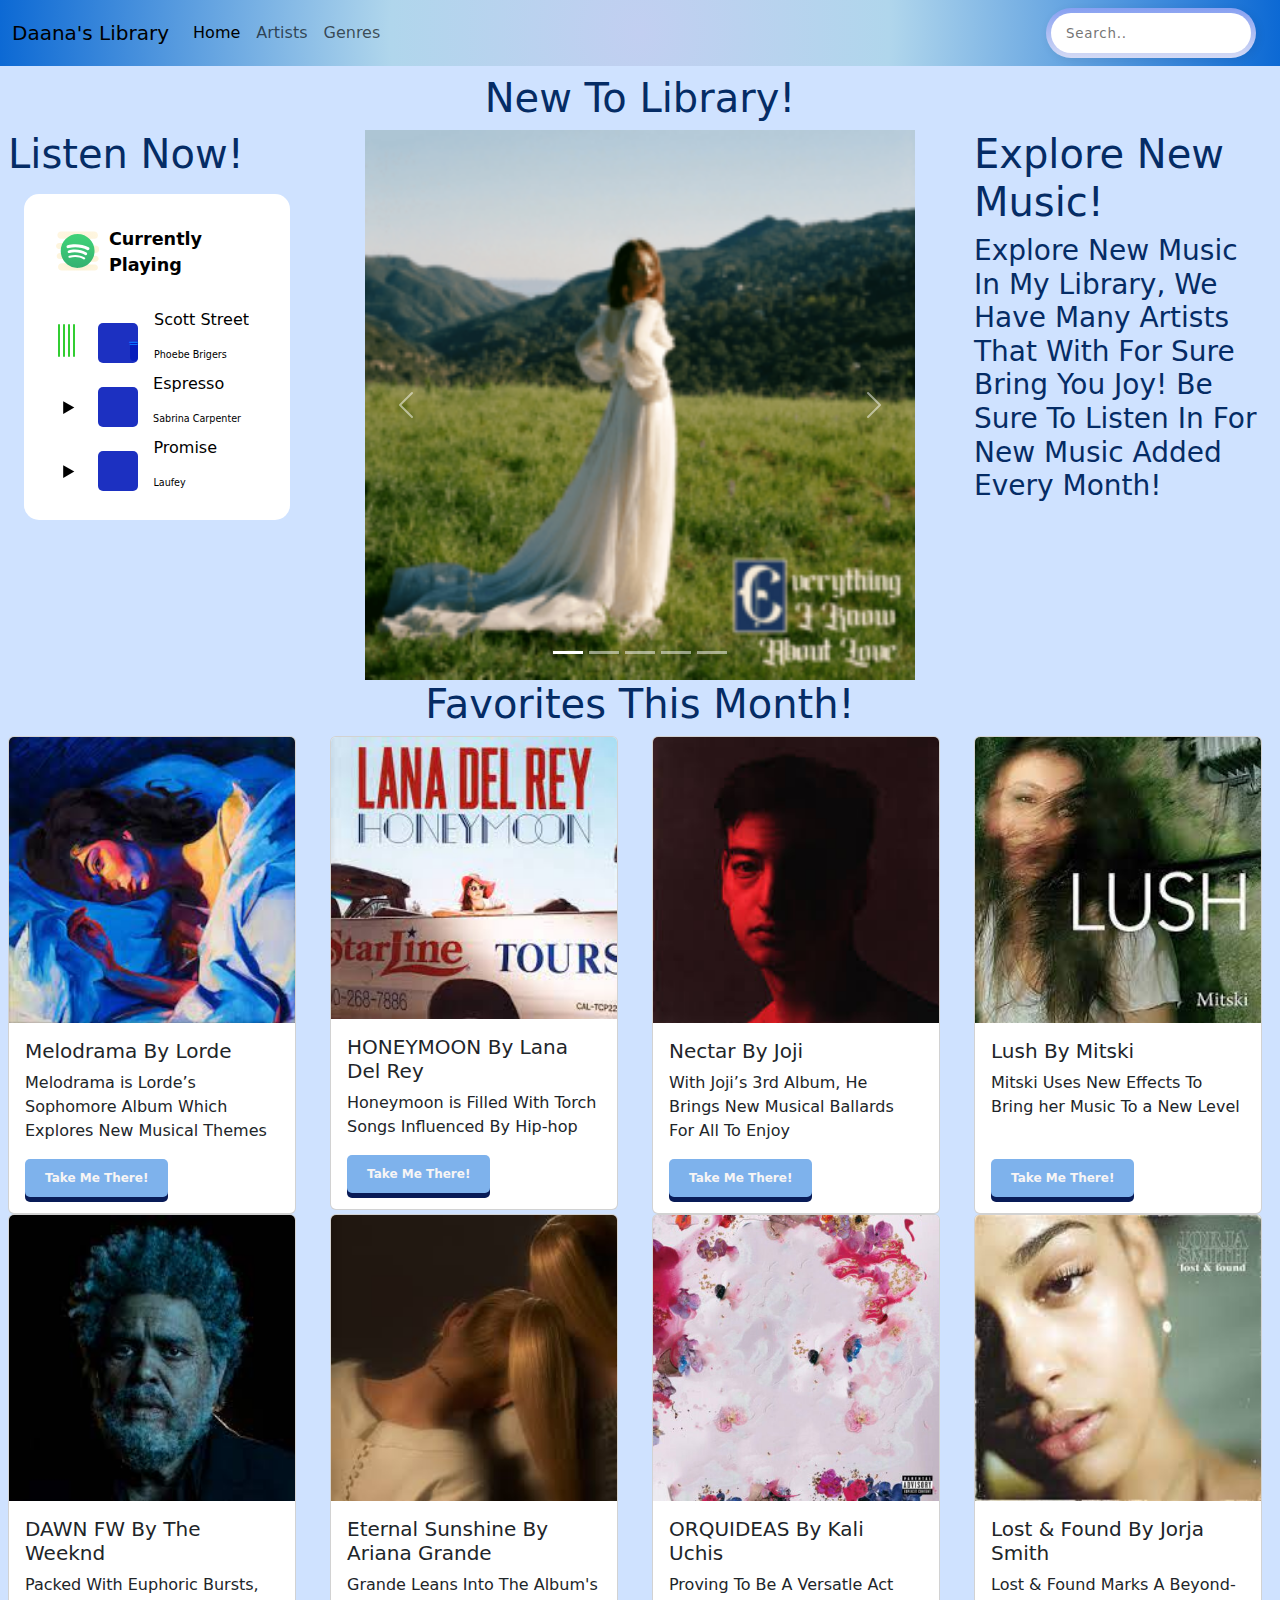
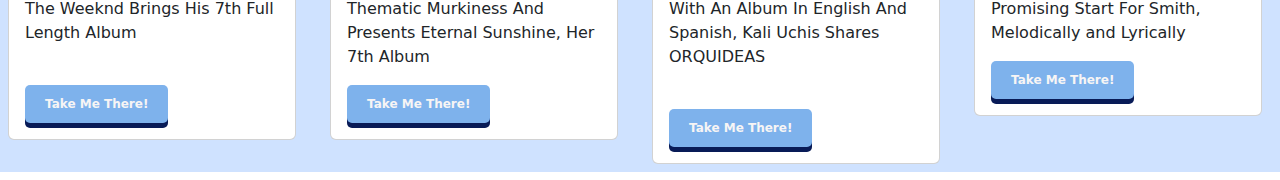
<file: index.html>
<!doctype html>
<html lang="en">
  <head>
    <meta charset="utf-8">
    <meta name="viewport" content="width=device-width, initial-scale=1">
    <title>Bootstrap demo</title>
    <link rel="preconnect" href="https://fonts.googleapis.com">
<link rel="preconnect" href="https://fonts.gstatic.com" crossorigin>
<link href="https://fonts.googleapis.com/css2?family=Mate+SC&display=swap" rel="stylesheet">
    <link href="https://cdn.jsdelivr.net/npm/bootstrap@5.3.3/dist/css/bootstrap.min.css" rel="stylesheet" integrity="sha384-QWTKZyjpPEjISv5WaRU9OFeRpok6YctnYmDr5pNlyT2bRjXh0JMhjY6hW+ALEwIH" crossorigin="anonymous">
    <link rel="stylesheet" href="css/style.css">
  </head>
  <body>
   
    <nav class="navbar navbar-expand-lg bg-body-tertiary bg-gradiant">
        <div class="container-fluid">
          <a class="navbar-brand" href="#">Daana's Library</a>
          <button class="navbar-toggler" type="button" data-bs-toggle="collapse" data-bs-target="#navbarText" aria-controls="navbarText" aria-expanded="false" aria-label="Toggle navigation">
            <span class="navbar-toggler-icon"></span>
          </button>
          <div class="collapse navbar-collapse" id="navbarText">
            <ul class="navbar-nav me-auto mb-2 mb-lg-0">
              <li class="nav-item">
                <a class="nav-link active" aria-current="page" href="#">Home</a>
              </li>
              <li class="nav-item">
                <a class="nav-link" href="art.html">Artists</a>
              </li>
              <li class="nav-item">
                <a class="nav-link" href="Genre.html">Genres</a>
              </li>
            </ul>
           <div class="Search">
              <div class="container-fluid">
                <div class="InputContainer">
                  <input placeholder="Search.." id="input" class="input" name="text" type="text">
                </div>
              </div>
            </div>
    </nav>
    <!-- carsousel -->
    <div class="bg-success p-2 mb-2 bg-primary-subtle text-primary-emphasis">
    
    <h1 class="text-center">New To Library!</h1>

  <div class="row">
    <div class="col-3">
      <h1>Listen Now!</h1>
      <div class="main">
        <div class="currentplaying">
          <svg height="50px" width="50px" viewBox="0 0 64 64" xmlns="http://www.w3.org/2000/svg" class="spotify"><radialGradient gradientUnits="userSpaceOnUse" gradientTransform="translate(0 -534)" r="43.888" cy="572.064" cx="33.34" id="ipdIa4~cOclR8yt_ClW93a"><stop stop-color="#f4e9c3" offset="0"></stop><stop stop-color="#f8eecd" offset=".219"></stop><stop stop-color="#fdf4dc" offset=".644"></stop><stop stop-color="#fff6e1" offset="1"></stop></radialGradient><path d="M51.03,37.34c0.16,0.98,1.08,1.66,2.08,1.66h5.39c2.63,0,4.75,2.28,4.48,4.96	C62.74,46.3,60.64,48,58.29,48H49c-1.22,0-2.18,1.08-1.97,2.34c0.16,0.98,1.08,1.66,2.08,1.66h8.39c1.24,0,2.37,0.5,3.18,1.32	C61.5,54.13,62,55.26,62,56.5c0,2.49-2.01,4.5-4.5,4.5h-49c-1.52,0-2.9-0.62-3.89-1.61C3.62,58.4,3,57.02,3,55.5	C3,52.46,5.46,50,8.5,50H14c1.22,0,2.18-1.08,1.97-2.34C15.81,46.68,14.89,44,13.89,44H5.5c-2.63,0-4.75-2.28-4.48-4.96	C1.26,36.7,3.36,35,5.71,35H8c1.71,0,3.09-1.43,3-3.16C10.91,30.22,9.45,29,7.83,29H4.5c-2.63,0-4.75-2.28-4.48-4.96	C0.26,21.7,2.37,20,4.71,20H20c0.83,0,1.58-0.34,2.12-0.88C22.66,18.58,23,17.83,23,17c0-1.66-1.34-3-3-3h-1.18	c-0.62-0.09-1.43,0-2.32,0h-9c-1.52,0-2.9-0.62-3.89-1.61S2,10.02,2,8.5C2,5.46,4.46,3,7.5,3h49c3.21,0,5.8,2.79,5.47,6.06	C61.68,11.92,60.11,14,57.24,14H52c-2.76,0-5,2.24-5,5c0,1.38,0.56,2.63,1.46,3.54C49.37,23.44,50.62,24,52,24h6.5	c3.21,0,5.8,2.79,5.47,6.06C63.68,32.92,61.11,35,58.24,35H53C51.78,35,50.82,36.08,51.03,37.34z" fill="url(#ipdIa4~cOclR8yt_ClW93a)"></path><linearGradient gradientUnits="userSpaceOnUse" gradientTransform="translate(0 -534)" y2="590.253" y1="530.096" x2="32" x1="32" id="ipdIa4~cOclR8yt_ClW93b"><stop stop-color="#42d778" offset="0"></stop><stop stop-color="#3dca76" offset=".428"></stop><stop stop-color="#34b171" offset="1"></stop></linearGradient><path d="M57,32c0,12.837-9.663,23.404-22.115,24.837C33.942,56.942,32.971,57,32,57	c-1.644,0-3.25-0.163-4.808-0.471C15.683,54.298,7,44.163,7,32C7,18.192,18.192,7,32,7S57,18.192,57,32z" fill="url(#ipdIa4~cOclR8yt_ClW93b)"></path><path d="M41.683,44.394c-0.365,0-0.731-0.181-1.096-0.365c-3.471-2.009-7.674-3.105-12.24-3.105	c-2.559,0-5.116,0.364-7.491,0.912c-0.365,0-0.914,0.183-1.096,0.183c-0.914,0-1.461-0.732-1.461-1.462	c0-0.913,0.547-1.463,1.279-1.643c2.923-0.732,5.846-1.096,8.951-1.096c5.116,0,9.866,1.276,13.885,3.655	c0.548,0.364,0.914,0.73,0.914,1.642C43.145,43.847,42.414,44.394,41.683,44.394z M44.241,38.181c-0.547,0-0.912-0.18-1.279-0.364	c-3.835-2.375-9.135-3.839-15.163-3.839c-2.924,0-5.664,0.366-7.674,0.916c-0.549,0.18-0.731,0.18-1.096,0.18	c-1.096,0-1.827-0.912-1.827-1.826c0-1.096,0.549-1.645,1.461-2.009c2.74-0.73,5.481-1.279,9.317-1.279	c6.213,0,12.241,1.463,16.991,4.384c0.73,0.364,1.096,1.096,1.096,1.826C46.069,37.269,45.337,38.181,44.241,38.181z M47.165,30.876	c-0.548,0-0.731-0.182-1.279-0.364c-4.385-2.559-10.961-4.021-17.356-4.021c-3.289,0-6.577,0.366-9.5,1.096	c-0.366,0-0.731,0.182-1.279,0.182c-1.279,0.183-2.193-0.912-2.193-2.192c0-1.279,0.731-2.009,1.644-2.192	c3.471-1.096,7.125-1.462,11.327-1.462c6.943,0,14.25,1.462,19.731,4.567c0.73,0.366,1.278,1.096,1.278,2.193	C49.357,29.961,48.442,30.876,47.165,30.876z" fill="#fff"></path></svg>
          <p class="heading">Currently Playing</p>
        </div>
        <div class="loader">
          <div class="song">
            <p class="name">Scott Street</p>
            <p class="artist">Phoebe Brigers</p>
          </div>
          <div class="albumcover">
            <a href="https://open.spotify.com/track/6Uwi2Qk3H7fM4b4W4ExrAp?autoplay=true" class="albumcover">_</a>
          </div>
          <div class="loading">
            <div class="load"></div>
            <div class="load"></div>
            <div class="load"></div>
            <div class="load"></div>
          </div>
        </div>
        <div class="loader">
          <div class="song">
            <p class="name">Espresso</p>
            <p class="artist">Sabrina Carpenter</p>
          </div>
          <div class="albumcover">
          
          </div>
          <div class="play"></div>
        </div>
        <div class="loader">
          <div class="song">
            <p class="name">Promise</p>
            <p class="artist">Laufey</p>
          </div>
          <div class="albumcover"></div>
          <div class="play"></div>
        </div>
      </div>
    </div>
 
  <div class="col-6">
    <div id="carouselExampleIndicators" class="carousel slide">
      <div class="carousel-indicators">
        <button type="button" data-bs-target="#carouselExampleIndicators" data-bs-slide-to="0" class="active" aria-current="true" aria-label="Slide 1"></button>
        <button type="button" data-bs-target="#carouselExampleIndicators" data-bs-slide-to="1" aria-label="Slide 2"></button>
        <button type="button" data-bs-target="#carouselExampleIndicators" data-bs-slide-to="2" aria-label="Slide 3"></button>
        <button type="button" data-bs-target="#carouselExampleIndicators" data-bs-slide-to="3" aria-label="Slide 4"></button>
        <button type="button" data-bs-target="#carouselExampleIndicators" data-bs-slide-to="4" aria-label="Slide 5"></button>
      </div>
      <div class="carousel-inner">
        <div class="carousel-item active">
          <img src="img/Ly.jpg" class="d-block w-100" alt="...">
        </div>
        <div class="carousel-item">
          <img src="img/Lrey.jpg" class="d-block w-100" alt="...">
        </div>
        <div class="carousel-item">
          <img src="img/mdemarco.jpg" class="d-block w-100" alt="...">
        </div>
      <div class="carousel-item">
        <img src="img/bb.jpg" class="d-block w-100" alt="...">
      </div>
      <div class="carousel-item">
        <img src="img/kd.jpg" class="d-block w-100" alt="...">
      </div>
    
    
      <button class="carousel-control-prev" type="button" data-bs-target="#carouselExampleIndicators" data-bs-slide="prev">
        <span class="carousel-control-prev-icon" aria-hidden="true"></span>
        <span class="visually-hidden">Previous</span>
      </button>
      <button class="carousel-control-next" type="button" data-bs-target="#carouselExampleIndicators" data-bs-slide="next">
        <span class="carousel-control-next-icon" aria-hidden="true"></span>
        <span class="visually-hidden">Next</span>
      </button>
    </div>
  </div>
</div>
<div class="col-3">
  <h1>Explore New Music!</h1>
  
  <h3>Explore New Music In My Library, We Have Many Artists That With For Sure Bring You Joy! Be Sure To Listen In For New Music Added Every Month!</h3>
 
  <br>
  
  
</div>
</div>

  <!-- cards+Buttons -->
  <div class="heading1">
    <h1 class="text-center">Favorites This Month!</h1>
  </div>
  <div class="row">
      <div class="col-3">
      <div class="card" style="width: 18rem;">
          <img src="img/lorde.jpg" class="card-img-top" alt="...">
          <div class="card-body">
            <h5 class="card-title">Melodrama By Lorde</h5>
            <p class="card-text">Melodrama is Lorde’s Sophomore Album Which Explores New Musical Themes</p>
            
            <div class="Music">
            
              <a href="https://open.spotify.com/album/2B87zXm9bOWvAJdkJBTpzF?autoplay=true" class=" btn btn-primary">
              Take Me There!</a>
             
        
          </div>
          
            
           
             
           
          </div>
        </div>

  
    
    </div>
    <div class="col-3">
        <div class="card" style="width: 18rem;">
            <img src="img/Lhoneymoon.jpg" class="card-img-top" alt="...">
            <div class="card-body">
              <h5 class="card-title">HONEYMOON By Lana Del Rey </h5>
              <p class="card-text"> Honeymoon is Filled With Torch Songs Influenced By Hip-hop</p>
              
              <a href="https://open.spotify.com/album/2DpEBrjCur1ythIZ10gJWw?autoplay=true" class="btn btn-primary"> Take Me There!</a>
           
            </div>
          </div> 
    </div>
    <div class="col-3">
        <div class="card" style="width: 18rem;">
            <img src="img/jj.jpg" class="card-img-top" alt="...">
            <div class="card-body">
              <h5 class="card-title">Nectar By Joji</h5>
              <p class="card-text">With Joji’s 3rd Album, He Brings New Musical Ballards For All To Enjoy</p>
              
              <a href="https://open.spotify.com/album/65edimIChzNNK8VGn56pIK?autoplay=true" class="btn btn-primary">Take Me There!</a>
            </div>
          </div> 
    </div>
    <div class="col-3">
        <div class="card" style="width: 18rem;">
            <img src="img/Mt.jpg" class="card-img-top" alt="...">
            <div class="card-body">
              <h5 class="card-title">Lush By Mitski</h5>
              <p class="card-text">Mitski Uses New Effects To Bring her Music To a New Level</p>
              <br>
              <a href="https://open.spotify.com/album/22MICAVuz34zzqm4Se5Lga?autoplay=true" class="btn btn-primary">Take Me There!</a>
            </div>
          </div> 
    </div>


</div>
<div class="row">
  <div class="col-3">
  <div class="card" style="width: 18rem;">
      <img src="img/tw.jpg" class="card-img-top" alt="...">
      <div class="card-body">
        <h5 class="card-title">DAWN FW By The Weeknd</h5>
        <p class="card-text">Packed With Euphoric Bursts, The Weeknd Brings His 7th Full Length Album</p>
        <br>
        <a href="https://open.spotify.com/album/2nLOHgzXzwFEpl62zAgCEC?autoplay=true " class="btn btn-primary">Take Me There!</a>
      </div>
    </div>
  </div>

  <div class="col-3">
    <div class="card" style="width: 18rem;">
        <img src="img/ag.jpg" class="card-img-top" alt="...">
        <div class="card-body">
          <h5 class="card-title">Eternal Sunshine By Ariana Grande</h5>
          <p class="card-text">Grande Leans Into The Album's Thematic Murkiness And Presents Eternal Sunshine, Her 7th Album</p>
          <a href="https://open.spotify.com/album/5EYKrEDnKhhcNxGedaRQeK?autoplay=true" class="btn btn-primary">Take Me There!</a>
        </div>
      </div> 
</div>


<div class="col-3">
  <div class="card" style="width: 18rem;">
      <img src="img/oq.jpg" class="card-img-top" alt="...">
      <div class="card-body">
        <h5 class="card-title">ORQUIDEAS By Kali Uchis </h5>
        <p class="card-text">Proving To Be A Versatle Act With An Album In English And Spanish, Kali Uchis Shares ORQUIDEAS</p>
        <br>
        <a href="https://open.spotify.com/album/5U20AVSsUvycGtWip4XQfo?autoplay=true" class="btn btn-primary">Take Me There!</a>
      </div>
    </div> 
</div>

<div class="col-3">
  <div class="card" style="width: 18rem;">
      <img src="img/jm.jpg" class="card-img-top" alt="...">
      <div class="card-body">
        <h5 class="card-title">Lost & Found By Jorja Smith</h5>
        <p class="card-text">Lost & Found Marks A Beyond-Promising Start For Smith, Melodically and Lyrically </p>
        <a href="https://open.spotify.com/album/3AlSuZnX4ZCab8eoWnnfbm?autoplay=true" class="btn btn-primary">Take Me There!</a>
      </div>
    </div> 
</div>


    <script src="https://cdn.jsdelivr.net/npm/bootstrap@5.3.3/dist/js/bootstrap.bundle.min.js" integrity="sha384-YvpcrYf0tY3lHB60NNkmXc5s9fDVZLESaAA55NDzOxhy9GkcIdslK1eN7N6jIeHz" crossorigin="anonymous"></script>
  </div>
  </body>
</html>
</file>
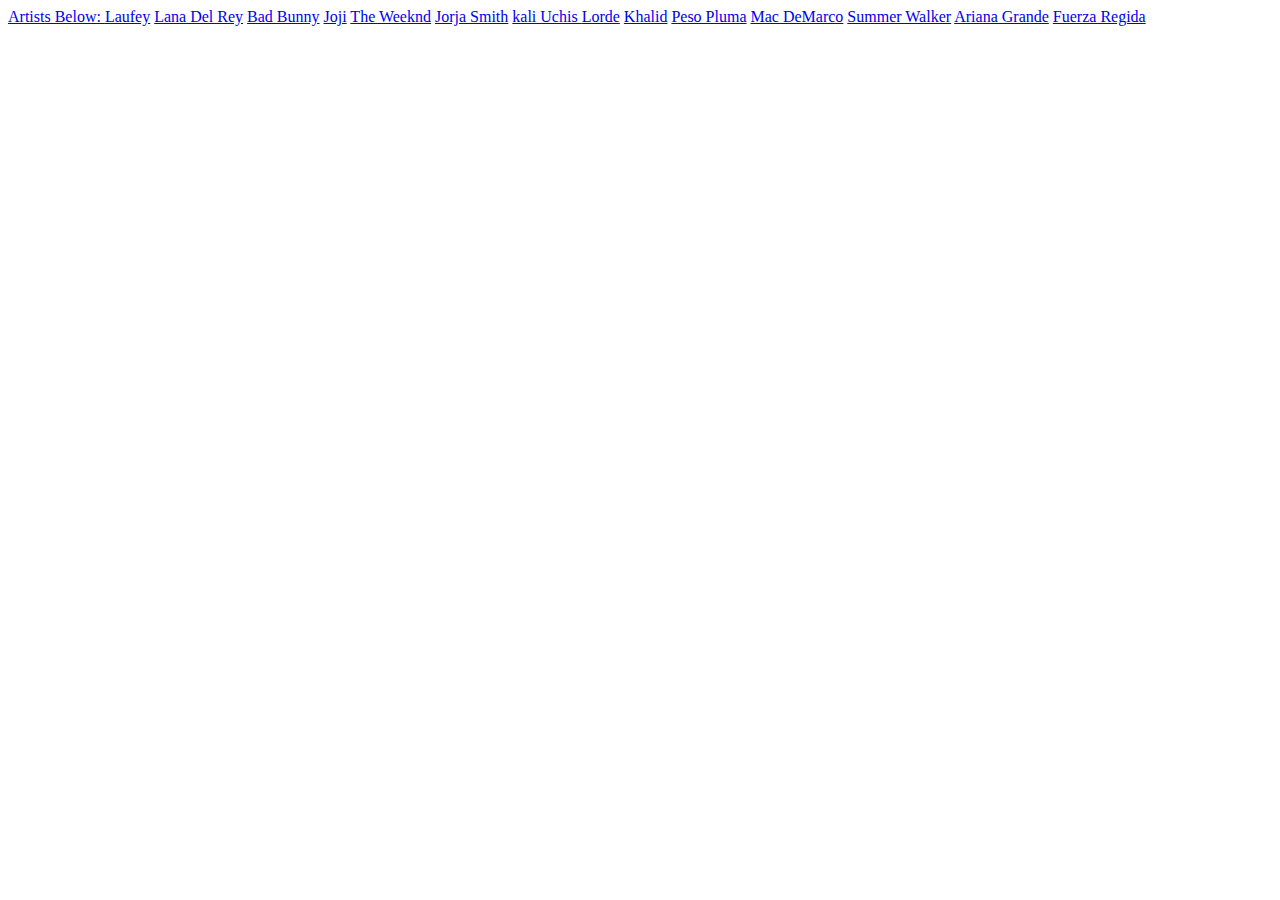
<file: art.html>
<!doctype html>
<html lang="en">
  <head>
    <meta charset="utf-8">
    <meta name="viewport" content="width=device-width, initial-scale=1">
    <title>Artists lists</title>
    <link href="https://cdn.jsdelivr.net/npm/bootstrap@5.2.3/dist/css/bootstrap.min.css" rel="stylesheet" integrity="sha384-rbsA2VBKQhggwzxH7pPCaAqO46MgnOM80zW1RWuH61DGLwZJEdK2Kadq2F9CUG65" crossorigin="anonymous">
    <link rel="stylesheet" href="css/art.css">
  </head>
  <body>

    <div class="list-group">
        <a href="#" class="list-group-item list-group-item-action list-group-item-info" aria-current="true">
          Artists Below: 
        </a>
        <a href="https://open.spotify.com/artist/7gW0r5CkdEUMm42w9XpyZO?autoplay=true" class="list-group-item list-group-item-action">Laufey</a>
        <a href="https://open.spotify.com/artist/00FQb4jTyendYWaN8pK0wa?autoplay=true" class="list-group-item list-group-item-action">Lana Del Rey</a>
        <a href="https://open.spotify.com/artist/4q3ewBCX7sLwd24euuV69X?autoplay=true" class="list-group-item list-group-item-action">Bad Bunny</a>
        <a href="https://open.spotify.com/artist/3MZsBdqDrRTJihTHQrO6Dq?autoplay=true" class="list-group-item list-group-item-action">Joji</a>
        <a href="https://open.spotify.com/artist/1Xyo4u8uXC1ZmMpatF05PJ?autoplay=true" class="list-group-item list-group-item-action">The Weeknd</a>
        <a href="https://open.spotify.com/artist/1CoZyIx7UvdxT5c8UkMzHd" class="list-group-item list-group-item-action">Jorja Smith</a>
        <a href="https://open.spotify.com/artist/1U1el3k54VvEUzo3ybLPlM?autoplay=true" class="list-group-item list-group-item-action">kali Uchis </a>
        <a href="https://open.spotify.com/artist/163tK9Wjr9P9DmM0AVK7lm" class="list-group-item list-group-item-action">Lorde</a>
        <a href="https://open.spotify.com/artist/6LuN9FCkKOj5PcnpouEgny" class="list-group-item list-group-item-action">Khalid</a>
        <a href="https://open.spotify.com/artist/12GqGscKJx3aE4t07u7eVZ" class="list-group-item list-group-item-action">Peso Pluma</a>
        <a href="https://open.spotify.com/artist/3Sz7ZnJQBIHsXLUSo0OQtM" class="list-group-item list-group-item-action">Mac DeMarco</a>
        <a href="https://open.spotify.com/artist/57LYzLEk2LcFghVwuWbcuS" class="list-group-item list-group-item-action">Summer Walker</a>
        <a href="https://open.spotify.com/artist/66CXWjxzNUsdJxJ2JdwvnR" class="list-group-item list-group-item-action">Ariana Grande</a>
        <a href="https://open.spotify.com/artist/0ys2OFYzWYB5hRDLCsBqxt" class="list-group-item list-group-item-action">Fuerza Regida</a>
    
      </div>
    <script src="https://cdn.jsdelivr.net/npm/bootstrap@5.2.3/dist/js/bootstrap.bundle.min.js" integrity="sha384-kenU1KFdBIe4zVF0s0G1M5b4hcpxyD9F7jL+jjXkk+Q2h455rYXK/7HAuoJl+0I4" crossorigin="anonymous"></script>
  </body>
</html>
</file>
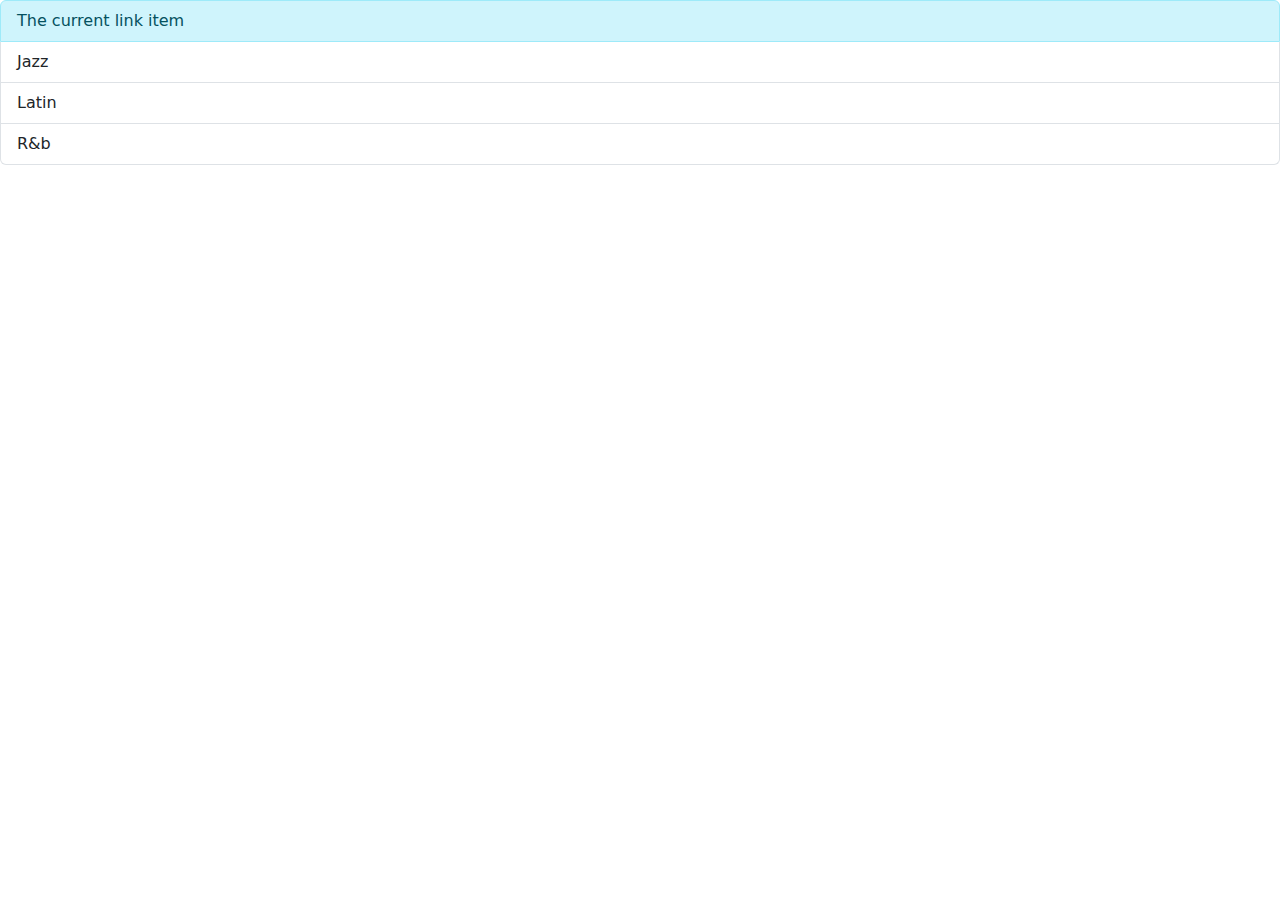
<file: Genre.html>
<!doctype html>
<html lang="en">
  <head>
    <meta charset="utf-8">
    <meta name="viewport" content="width=device-width, initial-scale=1">
    <title>Bootstrap demo</title>
    <link href="https://cdn.jsdelivr.net/npm/bootstrap@5.3.3/dist/css/bootstrap.min.css" rel="stylesheet" integrity="sha384-QWTKZyjpPEjISv5WaRU9OFeRpok6YctnYmDr5pNlyT2bRjXh0JMhjY6hW+ALEwIH" crossorigin="anonymous">
  </head>
  <body>
    <div class="list-group">
        <a href="#" class="list-group-item list-group-item-action list-group-item-info" aria-current="true">
          The current link item
        </a>
        <a href="#" class="list-group-item list-group-item-action">Jazz</a>
        <a href="#" class="list-group-item list-group-item-action">Latin</a>
        <a href="#" class="list-group-item list-group-item-action">R&b</a>
        
      </div>
    <script src="https://cdn.jsdelivr.net/npm/bootstrap@5.3.3/dist/js/bootstrap.bundle.min.js" integrity="sha384-YvpcrYf0tY3lHB60NNkmXc5s9fDVZLESaAA55NDzOxhy9GkcIdslK1eN7N6jIeHz" crossorigin="anonymous"></script>
  </body>
</html>
</file>
<file: css/style.css>
.carousel {
    max-height: 750px;
    max-width: 550px;
    overflow: hidden;
    align-items: center;
    margin: auto; 
    display: block;
}
.heading1 {
    align-items: center;
}
.bg-gradiant {
    background: rgb(171, 167, 233);
background: radial-gradient(circle, rgb(194, 207, 241) 0%, rgb(176, 214, 236) 39%, rgb(12, 105, 212) 100%);
}
.btn {
    border: none;
    outline: none;
    background-color: #7eb2ec;
    padding: 10px 20px;
    font-size: 12px;
    font-weight: 700;
    color: #f7f5f5;
    border-radius: 5px;
    transition: all ease 0.1s;
    box-shadow: 0px 5px 0px 0px #081b57;
  }
  
  .btn:active {
    transform: translateY(5px);
    box-shadow: 0px 0px 0px 0px #68a3da;
  }
  .InputContainer {
    width: 210px;
    height: 50px;
    display: flex;
    align-items: center;
    justify-content: center;
    background: linear-gradient(to bottom,#87a0f1,rgb(212, 218, 245));
    border-radius: 30px;
    overflow: hidden;
    cursor: pointer;
    box-shadow: 2px 2px 10px rgba(0, 0, 0, 0.075);
  }
  
  .input {
    width: 200px;
    height: 40px;
    border: none;
    outline: none;
    caret-color: rgb(255, 81, 0);
    background-color: rgb(255, 255, 255);
    border-radius: 30px;
    padding-left: 15px;
    letter-spacing: 0.8px;
    color: rgb(19, 19, 19);
    font-size: 13.4px;
  }
  .main {
    background-color: white;
    padding: 1em;
    padding-bottom: 1.1em;
    border-radius: 15px;
    margin: 1em;
  }
  
  .loader {
    display: flex;
    flex-direction: row;
    height: 4em;
    padding-left: 1em;
    padding-right: 1em;
    transform: rotate(180deg);
    justify-content: right;
    border-radius: 10px;
    transition: .4s ease-in-out;
  }
  
  .loader:hover {
    cursor: pointer;
    background-color: lightgray;
  }
  
  .currentplaying {
    display: flex;
    margin: 1em;
  }
  
  .spotify {
    width: 50px;
    height: 50px;
    margin-right: 0.6em;
  }
  
  .heading {
    color: black;
    font-size: 1.1em;
    font-weight: bold;
    align-self: center;
  }
  
  .loading {
    display: flex;
    margin-top: 1em;
    margin-left: 0.3em;
  }
  
  .load {
    width: 2px;
    height: 33px;
    background-color: limegreen;
    animation: 1s move6 infinite;
    border-radius: 5px;
    margin: 0.1em;
  }
  
  .load:nth-child(1) {
    animation-delay: 0.2s;
  }
  
  .load:nth-child(2) {
    animation-delay: 0.4s;
  }
  
  .load:nth-child(3) {
    animation-delay: 0.6s;
  }
  
  .play {
    position: relative;
    left: 0.35em;
    height: 1.6em;
    width: 1.6em;
    clip-path: polygon(50% 50%, 100% 50%, 75% 6.6%);
    background-color: black;
    transform: rotate(-90deg);
    align-self: center;
    margin-top: 0.7em;
    justify-self: center;
  }
  
  .albumcover {
    position: relative;
    margin-right: 1em;
    height: 40px;
    width: 40px;
    background-color: rgb(233, 232, 232);
    align-self: center;
    border-radius: 5px;
  }
  
  .song {
    position: relative;
    transform: rotate(180deg);
    margin-right: 1em;
    color: black;
    align-self: center;
  }
  
  .artist {
    font-size: 0.6em;
  }
  
  @keyframes move6 {
    0% {
      height: 0.2em;
    }
  
    25% {
      height: 0.7em;
    }
  
    50% {
      height: 1.5em;
    }
  
    100% {
      height: 0.2em;
    }
  }

  .Apple {
    display: flex;
    background-color: #000;
    color: #ffffff;
    padding: 0.5rem 1.4rem;
    font-size: 0.875rem;
    line-height: 1.25rem;
    font-weight: 700;
    text-align: center;
    vertical-align: middle;
    align-items: center;
    border-radius: 0.5rem;
    gap: 0.75rem;
    border: none;
    cursor: pointer;
    box-shadow: 0 4px 6px -1px rgba(0, 0, 0, 0.1), 0 2px 4px -1px rgba(0, 0, 0, 0.06);
    transition: .6s ease;
  }
  
  .Apple svg {
    height: 30px;
  }
  
  .Apple:hover {
    box-shadow: none;
  }
  

  /* spotify Button */
  .green {
    display: flex;
    background-color: #00DA5A;
    color: #ffffff;
    padding: 0.5rem 1.4rem;
    font-size: 0.875rem;
    line-height: 1.25rem;
    font-weight: 700;
    text-align: center;
    vertical-align: middle;
    align-items: center;
    border-radius: 0.5rem;
    gap: 0.75rem;
    border: none;
    cursor: pointer;
    box-shadow: 0 4px 6px -1px rgba(0, 0, 0, 0.1), 0 2px 4px -1px rgba(0, 0, 0, 0.06);
    transition: .6s ease;
  }
  
  .green svg {
    height: 30px;
  }
  
  .green:hover:hover {
    box-shadow: none;
  }
  .albumcover {
    background-color: #061bbbe8;
  }
  .mate-sc-regular {
    font-family: "Mate SC", serif;
    font-weight: 400;
    font-style: normal;
  }
</file>
<file: css/art.css>

</file>
